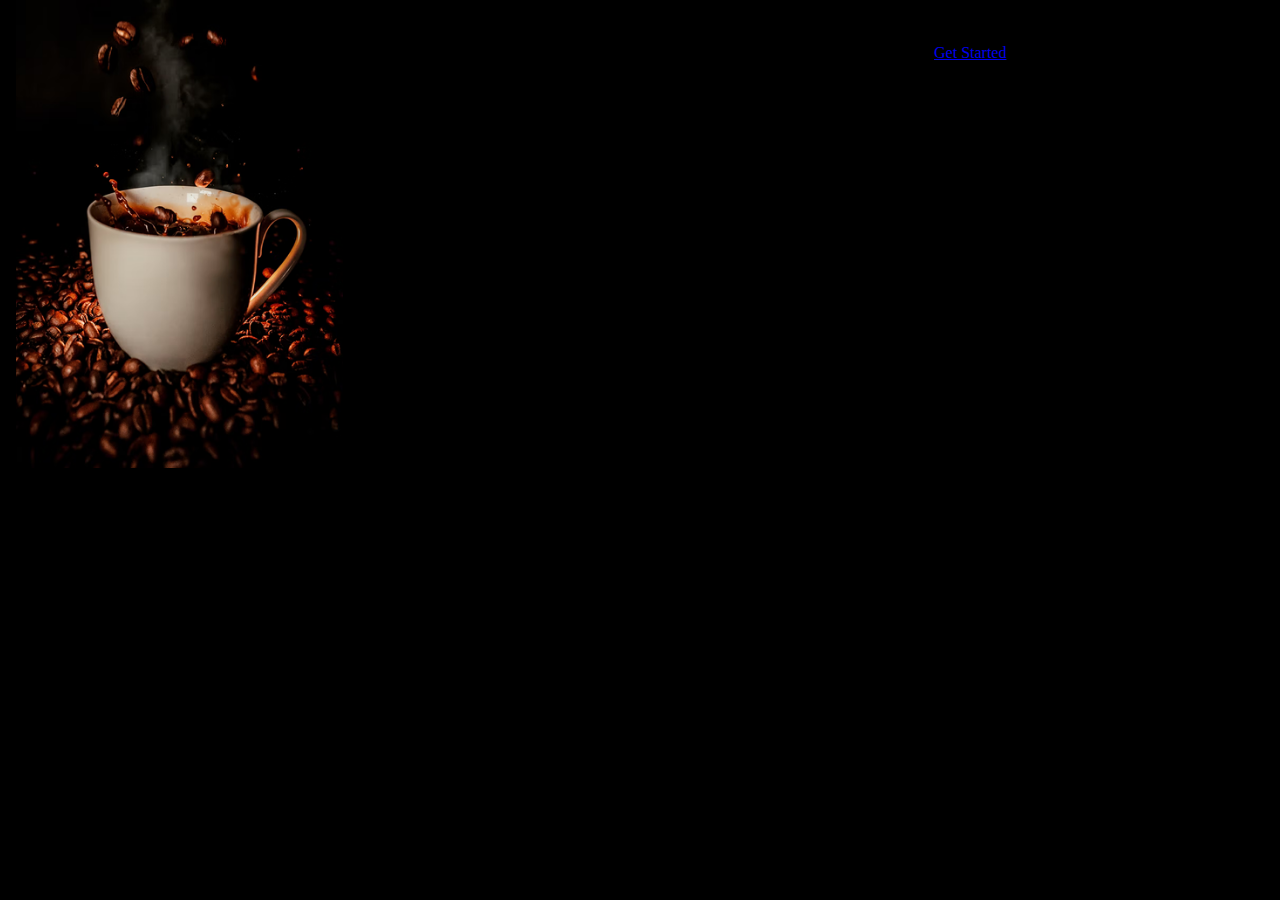
<file: index.html>
<!DOCTYPE html>
<html lang="en">
<head>
    <meta charset="UTF-8">
    <meta name="viewport" content="width=device-width, initial-scale=1.0">
    <title>Onboarding</title>
    <link rel="stylesheet" href="src/css/Onboarding.css">
</head>
<body>
    <header class="fondo-deg">
        <div>
            <img class="cafe" src="src/storage/img/onboarding.png" alt="cafe">
        </div>
        <div class="titulo">
            <h1>Fall in Love with Coffee in Blissful Delight!</h1>
        </div>
        <div class="bienvenida">
            <h3>Welcome to our cozy coffee corner, where <br>every cup is a delightful for you.</h3>
            <div>
        <div class="boton">
            <a href="views/home.html">Get Started</a>
        </div>
    </header>
</body>
</html>
</file>
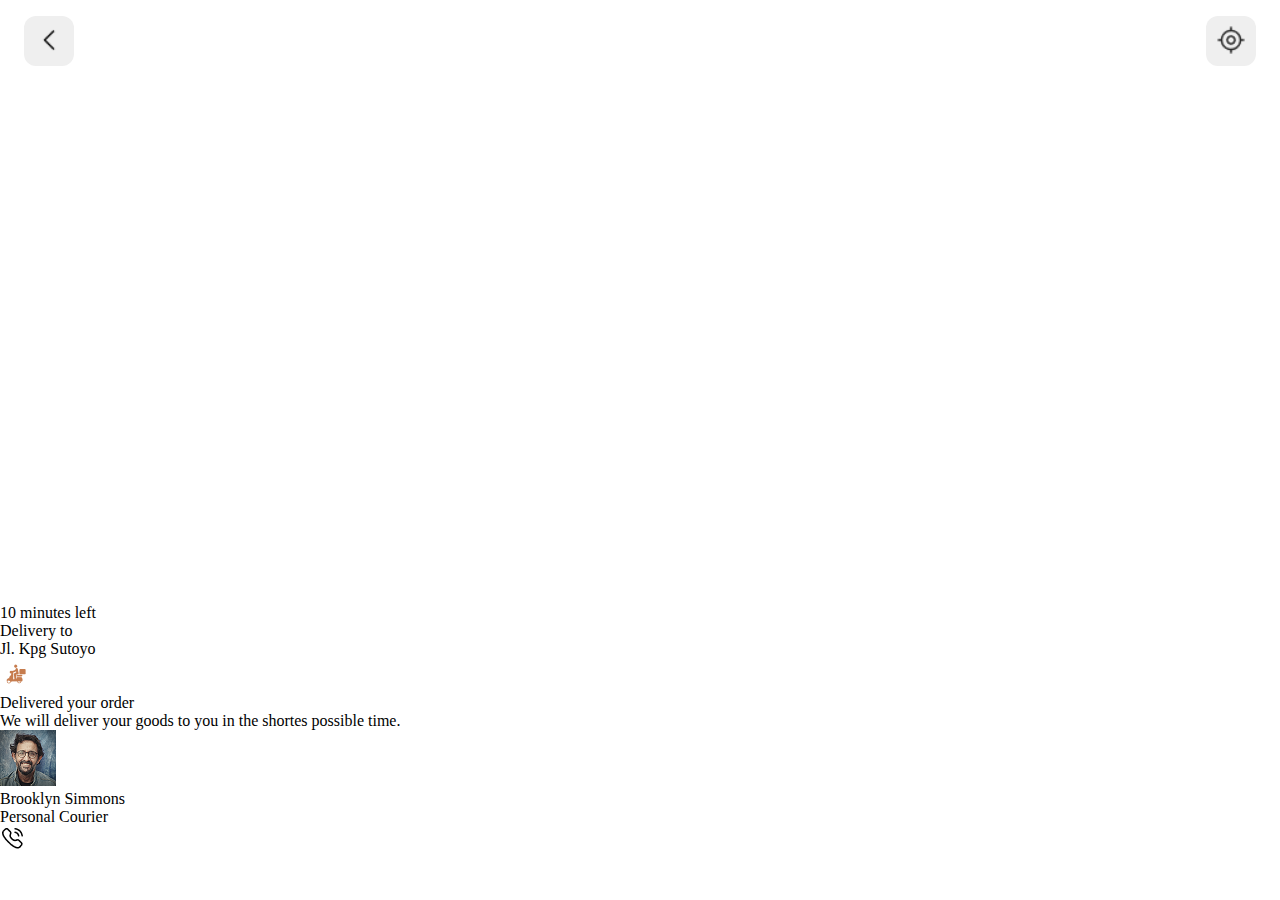
<file: views/delivery.html>
<!DOCTYPE html>
<html lang="en">
<head>
    <meta charset="UTF-8">
    <meta name="viewport" content="width=device-width, initial-scale=1.0">
    <title>Delivery</title>
    <link rel="stylesheet" href="../src/css/delivery.css">
</head>
<body>
    <header>
        <button class="boton__regresar">
            <a href="../views/home.html"><img src="../src/storage/img/Arrow-left.png"></a>
        </button>
        <button class="boton__gps">
            <a href="../views/delivery.html"><img src="../src/storage/img/gps.png"></a>
        </button>
    </header>
    <main>
        <section class="seccion__mapa">
            <iframe src="https://www.google.com/maps/embed?pb=!1m14!1m8!1m3!1d3959.5572177341955!2d-73.1271911!3d7.0611969!3m2!1i1024!2i768!4f13.1!3m3!1m2!1s0x8e683f18ef59f9a1%3A0xffbf118f3e8f20c!2sZona Franca Santander!5e0!3m2!1ses!2sco!4v1740605465783!5m2!1ses!2sco" width="450" height="600" style="border:0;" allowfullscreen="" loading="lazy" referrerpolicy="no-referrer-when-downgrade"></iframe>
        </section>
    </main>
    <footer>
        <section class="seccion__cuadro">
            <div class="indicador1"></div>
            <p class="titulo">10 minutes left</p>
            <p class="repartidor1">Delivery to</p>
            <p class="repartidor2">Jl. Kpg Sutoyo</p>
            <div class="indicador2"></div>
            <div class="indicador3"></div>
            <div class="indicador4"></div>
            <div class="indicador5"></div>
            <section class="seccion__cuadro2">
                <div class="cuadro3">
                    <img src="../src/storage/img/Delivery.png" class="pedido">
                </div>
                <p class="titulo__cuadro-pedido">Delivered your order<p>
                <p class="texto__cuadro-pedido">We will deliver your goods to you in the shortes possible time.</p>
            </section>
            <img src="../src/storage/img/Man.png" class="hombre">
            <p class="nombre__hombre">Brooklyn Simmons</p>
            <p class="puesto__hombre">Personal Courier</p>
            <div class="cuadro__telefono">
                <a href="tel://3170783647"><img src="../src/storage/img/Contact.png" class="telefono"></a>
            </div>
        </section>
    </footer>
</body>
</html>
</file>
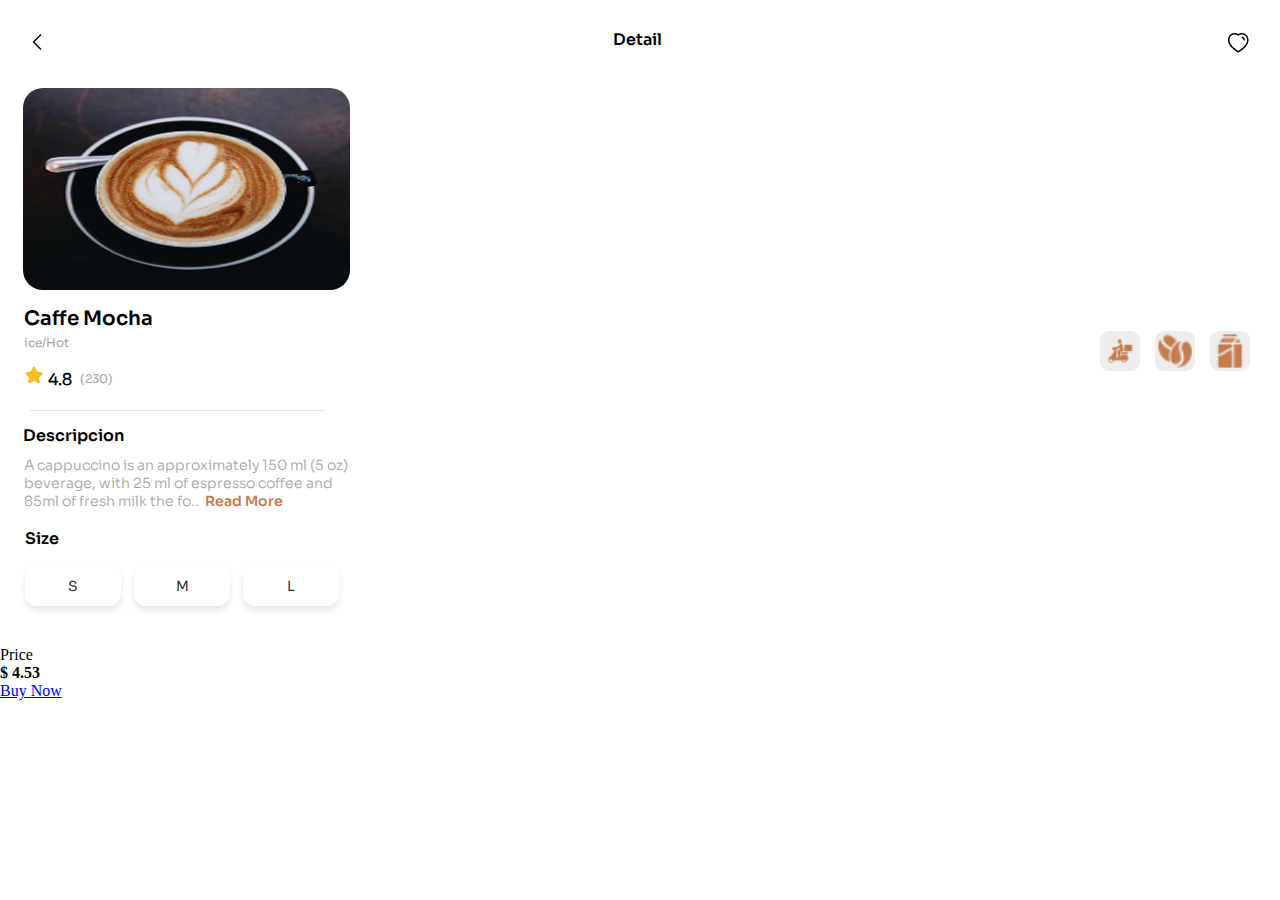
<file: views/detail-item.html>
<!DOCTYPE html>
<html lang="en">
<head>
    <meta charset="UTF-8">
    <meta name="viewport" content="width=device-width, initial-scale=1.0">
    <title>Coffee-Shop-Mobile-App-Design</title>
    <link rel="stylesheet" href="../src/css/detail-item.css">
</head>
<body>
    <header>
        <div class="detail-item">
            <a href="home.html"><img src="../src/storage/img/Arrow-left.png" alt=""></a>
            <p>Detail</p>
            <img src="../src/storage/img/Like.png" alt="">
        </div>
        <div class="imagen">
        <img src="../src/storage/img/Coffee-2.png" alt="">
        </div>
        <div class="texto">
            <p>Caffe Mocha</p>
         </div>
    </header>
    <main>
        <div class="frio">
        <p>ice/Hot</p>
        </div>
        <div class="imagenes_2">
        <img src="../src/storage/img/Delivery.png" class="delivery">
        <img src="../src/storage/img/Coffee-grain.png" class="coffee-grain">
        <img src="../src/storage/img/Milk.png" class="milk">
        </div>
    </main>
    <footer>
        <p class="rating">
            <div class="imagenes_3">
            <img src="../src/storage/img/Rating.png" alt="" class="rating-image">
            <h1 class="rating-score">4.8</h1>
            <span class="rating-count">(230)</span>
        </div>
        <div class="linea">
            <img src="../src/storage/img/Line.png" alt="">
        </div>

        <div class="aparatado">
            <b>Descripcion</b>
            <p>
                A cappuccino is an approximately 150 ml (5 oz) beverage, with 25 ml of espresso coffee and 85ml of fresh milk the fo.. 
                <details class="no-arrow">
                    <summary >Read More</summary>
                    a deep learning framework built with expression, speed, and modularity in mind
                </details>
            </p>
            </div>
            <div class="Size">
                <h1>Size</h1>
            </div>
            <div class="buton">
                <button>S</button>
                <button>M</button>
                <button>L</button>
            </div>
            <section class="section_final">
                <div class="final">
                    <p>Price</p>
                    <span><h4>$ 4.53</h4></span>
                </div>
                <a href="order.html" class="elfinal">Buy Now</a>
            </section>
    </footer>
    
    
</body>
</html>
</file>
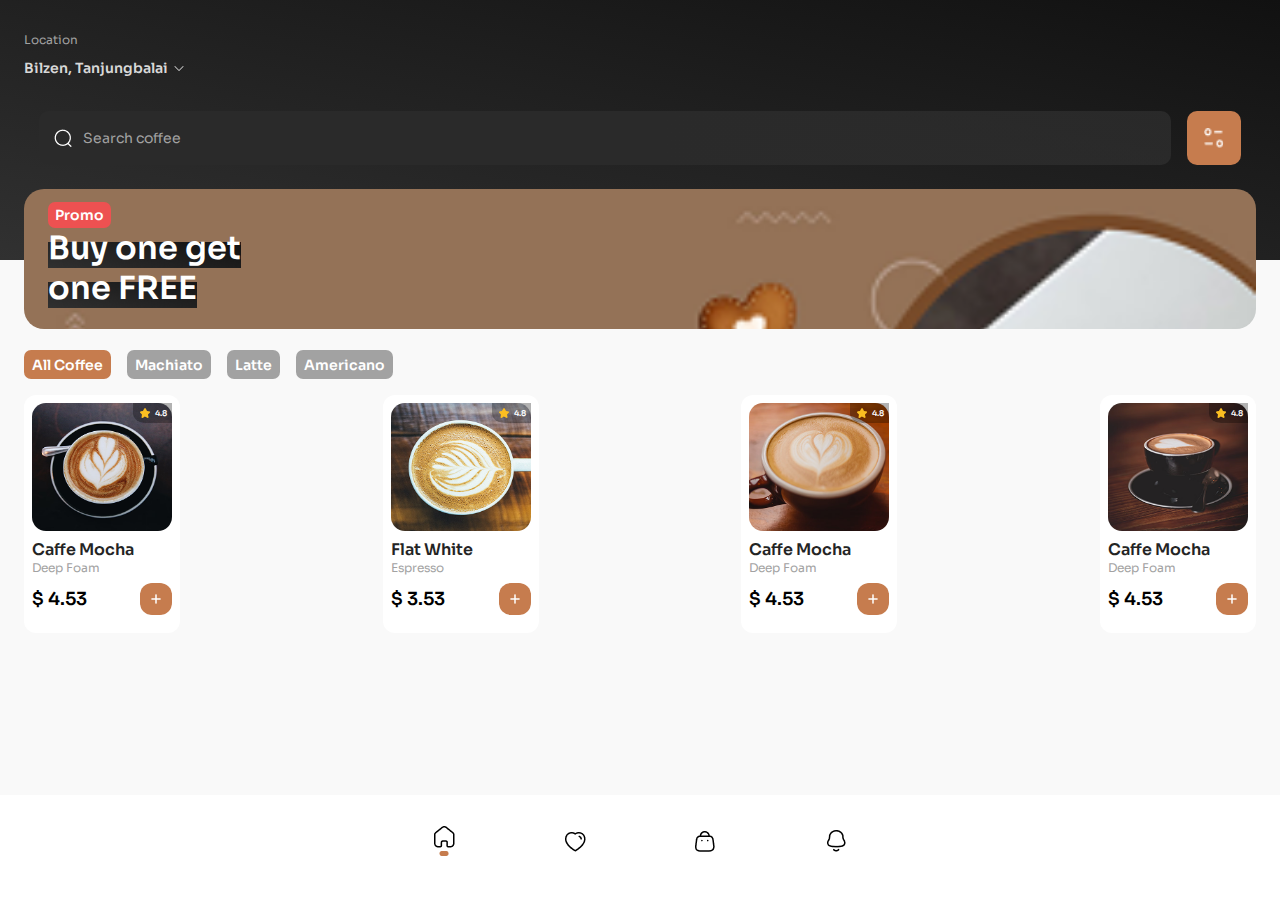
<file: views/home.html>
<!DOCTYPE html>
<html lang="en">
<head>
    <meta charset="UTF-8">
    <meta name="viewport" content="width=device-width, initial-scale=1.0">
    <title>Home</title>
    <link rel="stylesheet" href="../src/css/home.css">
</head>
<body>
    <header>
        <div class="localizacion">
            <p id="locacion">Location</p>
            <div class="informacion__usuario">
                <p>Bilzen, Tanjungbalai</p>
                <img src="../src/storage/img/Arrow-down-white.png" alt="">
            </div>
        </div>
        <nav class="busqueda__producto">
            <form class="form__busqueda" method="get">
                <div class="input__logo">
                    <input type="text" name="buscar" placeholder="Search coffee">
                </div>
                <div class="boton__filtro">
                    <button> <img src="../src/storage/img/Settings-white.png" alt=""></button>              
                </div>
            </form>
        <div class="promo">
            <div class="banner">
              
            </div>
            <p>Promo</p>
            <br>
            <strong>Buy one get <br> </strong>
            <strong>one FREE</strong>
        </div>
    </header>
    <main>
        <nav>
            <ul class="nav__categoria">
                <li class="select"><a href="#">All Coffee</a></li>
                <li><a href="#">Machiato</a></li>
                <li><a href="#">Latte</a></li>
                <li><a href="#">Americano</a></li>
            </ul>
        </nav>
        <section class="seccion__productos">
            <article class="article__contenedor">
                <a href="detail-item.html" ><img src="../src/storage/img/Coffee-2.png">
                    <div class="valoracion">
                        <img src="../src/storage/img/star.png" alt=""> <p>4.8</p>
                    </div>    
                </a>
                
                <div class="div__informacion">
                    <strong>Caffe Mocha</strong>
                    <p>Deep Foam</p>
                </div>
                <div class="boton__adicionProducto">
                    <strong>$ 4.53</strong>
                    <a href="detail-item.html"><img src="../src/storage/img/Add.png" alt=""></a>
                </div>
            </article>
            <article class="article__contenedor">
                <a href="#"><img src="../src/storage/img/Coffee-3.png">
                    <div class="valoracion">
                        <img src="../src/storage/img/star.png" alt=""> <p>4.8</p>
                    </div>  
                </a>
                  
                <div class="div__informacion">
                    <strong>Flat White</strong>
                    <p>Espresso</p>
                    
                </div>
                <div class="boton__adicionProducto">
                    <strong>$ 3.53</strong>
                    <a href="#"><img src="../src/storage/img/Add.png" alt=""></a>
                </div>

            </article>
            <article class="article__contenedor">
                <a href="#"><img src="../src/storage/img/Coffee-5.png">
                    <div class="valoracion">
                        <img src="../src/storage/img/star.png" alt=""> <p>4.8</p>
                    </div>    
                </a>
                
                <div class="div__informacion">
                    <strong>Caffe Mocha</strong>
                    <p>Deep Foam</p>
                    
                </div>
                <div class="boton__adicionProducto">
                    <strong>$ 4.53</strong>
                    <a href="#"><img src="../src/storage/img/Add.png" alt=""></a>
                </div>

            </article>
            <article class="article__contenedor">
                <a href="#"><img src="../src/storage/img/Coffee-4.png">
                    <div class="valoracion">
                        <img src="../src/storage/img/star.png" alt=""> <p>4.8</p>
                    </div>   
                </a> 
                <div class="div__informacion">
                    <strong>Caffe Mocha</strong>
                    <p>Deep Foam</p>
                    
                </div>
                <div class="boton__adicionProducto">
                    <strong>$ 4.53</strong>
                    <a href="#"><img src="../src/storage/img/Add.png" alt=""></a>
                </div>

            </article>
        </section>
    </main>
    <footer>
        <div class="seccion__footer">
            <a href="home.html"><div class="seleccionado"><img src="../src/storage/img/Home.png" alt=""> <img src="../src/storage/img/Dot.png" alt="" class="seleccion__baja"></div></a>
            <a href="#"><img src="../src/storage/img/Like.png" alt=""></a>
            <a href="order.html"><img src="../src/storage/img/Shopping.png" alt=""></a>
            <a href="#"><img src="../src/storage/img/Notification.png" alt=""></a>
        </div>
    </footer>
</body>
</html>
</file>
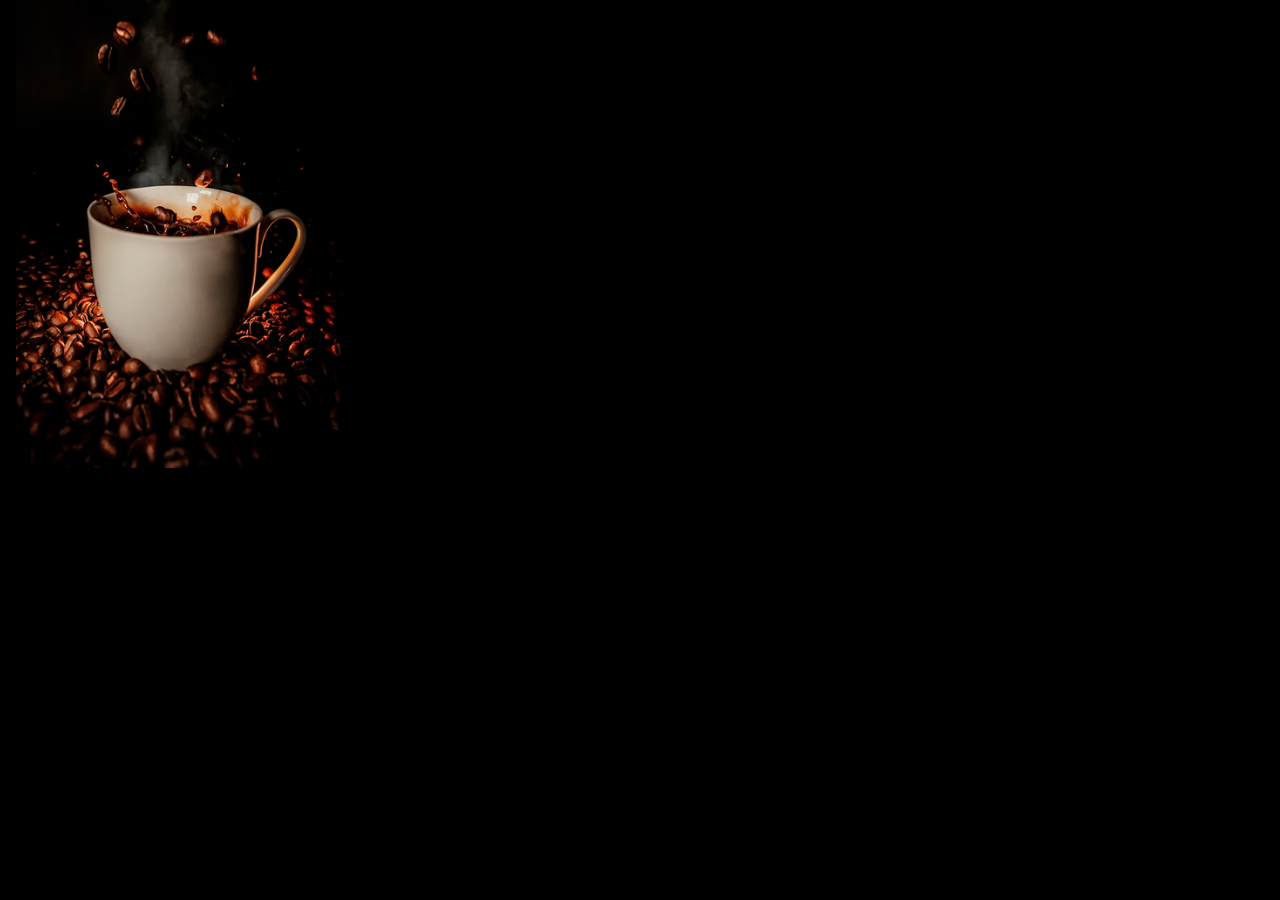
<file: views/Onboarding .html>
<!DOCTYPE html>
<html lang="en">
<head>
    <meta charset="UTF-8">
    <meta name="viewport" content="width=device-width, initial-scale=1.0">
    <title>Onboarding</title>
    <link rel="stylesheet" href="../src/css/Onboarding.css">
</head>
<body>
    <header class="fondo-deg">
        <div>
            <img class="cafe" src="../src/storage/img/onboarding.png" alt="cafe">
        </div>
        <div class="titulo">
            <h1>Fall in Love with Coffee in Blissful Delight!</h1>
        </div>
        <div class="bienvenida">
            <h3>Welcome to our cozy coffee corner, where <br>every cup is a delightful for you.</h3>
            <div>
        <div class="boton">
            <a>
                <h1 class="h1-boton">
                    Get Started
                </h1>
            </a>
        </div>
    </header>
</body>
</html>
</file>
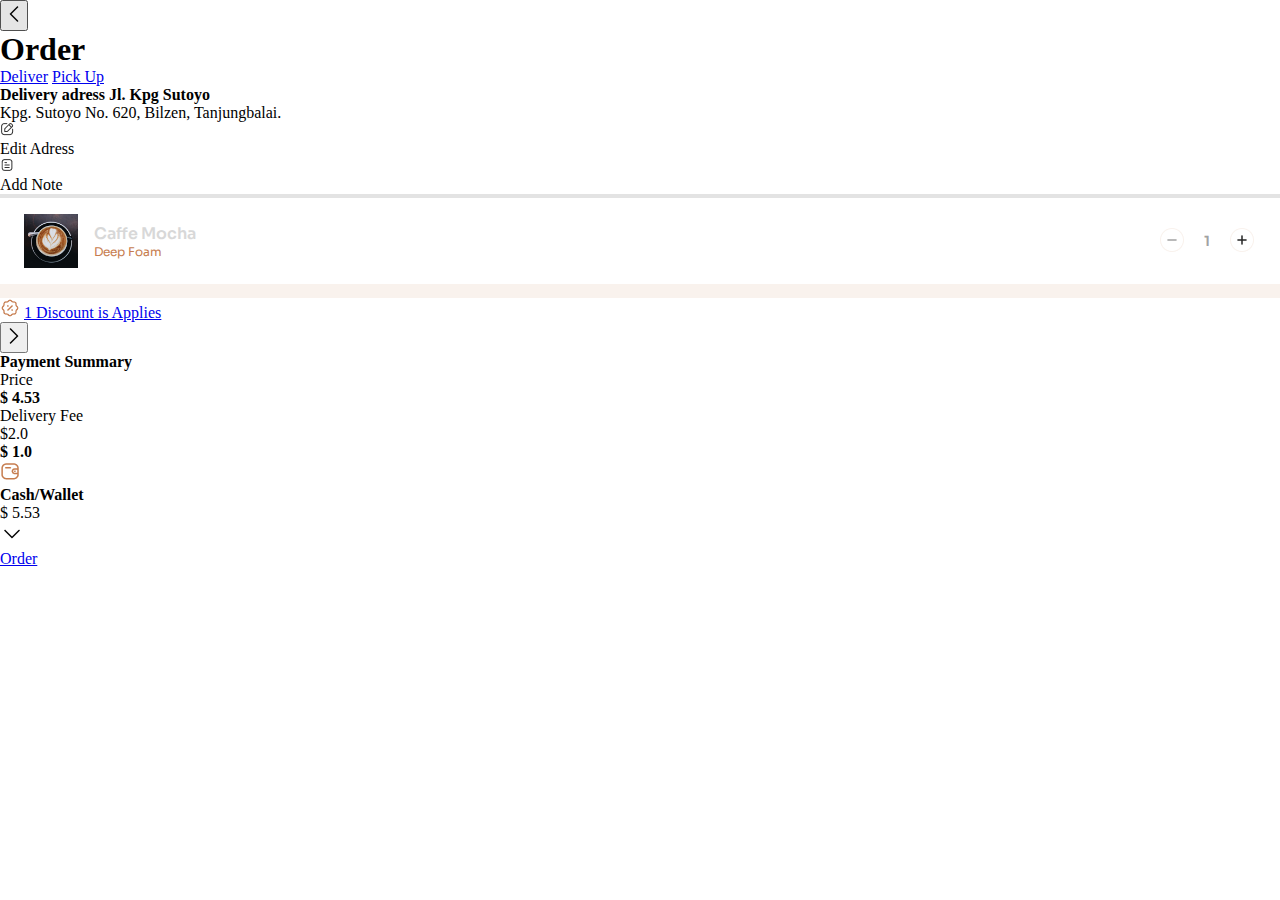
<file: views/order.html>
<!DOCTYPE html>
<html lang="en">
<head>
    <meta charset="UTF-8">
    <meta name="viewport" content="width=device-width, initial-scale=1.0">
    <title>Order</title>
    <link rel="stylesheet" href="../src/css/order.css">
</head>
<body>
    <header>
        <section class="seccion__header">
            <button class="regreso">
                <a href="home.html"><img src="../src/storage/img/Arrow-left.png"></a>
            </button>
            <h1 class="titulo__header">Order</h1>
            <span></span>
        </section>
        <div class="tipo__pedido">
            <div class="opciones">
                <a href="#" class="activo">Deliver</a>
                <a href="#">Pick Up</a>
            </div>
        </div>
        <div class="direccion__informacion">
            <div class="datos__usuario">
                <strong>Delivery adress</strong>
                <b>Jl. Kpg Sutoyo</b>
                <p>Kpg. Sutoyo No. 620, Bilzen, Tanjungbalai.</p>
            </div>
            <div class="opciones__edicion">
                <div class="opcion__1">
                    <img src="../src/storage/img/Edit.png" alt="">
                    <p>Edit Adress</p>
                </div>
                <div class="opcion__2">
                    <img src="../src/storage/img/Note.png" alt="">
                    <p>Add Note</p>
                </div>
            </div>
        </div>
    </header>
    <main>
        <div class="contenedor__producto">
            <img src="../src/storage/img/Linea-order.png" alt="">
            <div class="informacion__producto">
                <div class="contenedor__informacion">
                    <img src="../src/storage/img/Coffee-2.png" alt="" class="icono__cafe">
                    <div class="textos__informacionProducto">
                        <strong>Caffe Mocha</strong>
                        <p>Deep Foam</p>
                    </div>
                </div>
                <div class="cantidad__productos">
                    <button>
                        <img src="../src/storage/img/Minus-circle.png" alt="">
                    </button>
                    <p>1</p>
                    <button>
                        <img src="../src/storage/img/Plus-circle.png" alt="">
                    </button>
                </div>
                
            </div>
            <img src="../src/storage/img/Linea-2-order.png" alt="">
        </div>

        <div class="descuento">
            <div class="seccion__descuento_1"><img src="../src/storage/img/Discount-color.png" alt="">
                <a href="#">1 Discount is Applies</a>
            </div>
            <button><img src="../src/storage/img/Arrow-right.png" alt=""></button>

        </div>
        <div class="resumen__pago">
            <strong>Payment Summary</strong>
            <div class="seccion__resumen">
                <div class="seccion__precio">
                    <p>Price</p>
                    <b>$ 4.53</b>
                </div>
                <div class="seccion__delivery">
                    <p>Delivery Fee</p>
                    <div class="precio__delivery">
                        <p class="tachado">$2.0</p>
                        <b>$ 1.0</b>
                    </div>
                </div>
            </div>
        </div>
    </main>
    <footer>
        <div class="pago">
            <div class="info__pago">
                <img src="../src/storage/img/Wallet.png" alt="">
                <div class="texto__infoPago"><b>Cash/Wallet</b> <p>$ 5.53</p></div>
                
            </div>
            <img src="../src/storage/img/Arrow-down.png" alt="">
        </div>
        <div class="ordenar__pedido">
            <a href="delivery.html">Order</a>
        </div>
    </footer>
</body>
</html>
</file>
<file: src/css/Onboarding.css>
@import url(variables.css);
*{
    padding: 0;
    margin: 0;
    box-sizing: border-box;
    background-color: black;
}
header{
    display: flex;
    justify-content: center;
}
.cafe {
    height: 468px;
    width: 702;
    
}
</file>
<file: src/css/delivery.css>
@import url(variables.css);
*{
    padding: 0;
    margin: 0;
    box-sizing: border-box;
}
/*********** Header ************/
header{
    justify-content: space-between;
}
.boton__regresar{
    position: absolute;
    top: 16px;
    left: 24px;
    width: 50px;
    height: 50px;
    border-radius: 12px;
    border: none;
}
.boton__regresar img{
    width: 30px;
}
.boton__gps{
    position: absolute;
    top: 16px;
    right: 24px;
    width: 50px;
    height: 50px;
    border-radius: 12px;
    border: none;
}
.boton__gps img{
    width: 30px;
}
/******************************/
</file>
<file: src/css/detail-item.css>
@import url(variables.css);
*{
    padding: 0;
    margin: 0;
    box-sizing: border-box;
}
header{
}
.detail-item{
    display: flex;
    justify-content: space-between;
    margin-top: 20px;
    padding: 10px;
}

.detail-item a{
    width: 24px;
    height: 24px;
    margin: 0px 0px 0px 15px ;
}
.detail-item p{

    width: 49;
    height: 19;
    font-family: "Sora-SemiBold";
    font-size: 16;
    margin: 0px 0px 0px 0px ;
    line-height: 120%;
}

.detail-item img {
    width: 24;
    height: 24;
    margin: 0px 20px 0px 0px ;
}
.imagen img{
    display: flex;
    width: 327px;
    height: 202px;
    margin: 24px 0px 0px 23px ;
    border-radius: 20px;
}
.texto p {
    display: flex;
    font-family: "Sora-SemiBold";
    font-size: 20px;
    color: #000000;
    margin: 16px 0px 0px 24px ;
}
main{
    display: flex;
    justify-content: space-between;
}

.frio p{
    display: flex;
    width: 46px;
    height: 14px;
    margin: 4px 0px 0px 24px ;
    font-size: 12px;
    font-family: "Sora-Regular" ;
    opacity: 100%;
    color: #A2A2A2;
}
.imagenes_2 img{
    display: flex;
    background-color: #EDEDED;
    display: flex;
    width: 40px;
    height: 40px;
    margin: 0px 120px 0px 0px ;
    border-radius: 9px ;
}

.imagenes_2 .delivery{
    display: flex;
    margin: 0px 140px 0px 0px ;
}
.imagenes_2 .coffee-grain{
    display: flex;
    margin: -40px 0px 0px 55px;
}
.imagenes_2 .milk{
    display: flex;
    margin: -40px 0px 0px 110px ;
}

.imagenes_3 img{
    width: 20px;
    height: 20px;
    margin: -16px 0px 0px 24px;
}
.imagenes_3 h1{
    width: 28px;
    height: 20px;
    font-size: 16px;
    font-family: "Sora-Light";
    margin: -20px 0px 0px 48px ;
}
.imagenes_3 span{
    display: flex;
    width: 62px;
    height: 20px;
    margin: -18px 0px 0px 80px;
    font-size: 12px;
    font-family: "Sora-Regular";
    color: #A2A2A2;
}
.linea img{
    margin: 19px 0px 0px 30px ;
}
.aparatado b{
    display: flex;
    font-size: 16px;
    font-family: "Sora-SemiBold";
    margin: 10px 0px 0px 23px ;
}
.aparatado p{
    width: 327px;
    height: 63px;
    font-size: 14px ;
    font-family: "Sora-Light";
    margin: 10px 0px 0px 24px;
    color: #A2A2A2;
}
.aparatado summary{
    font-family: "Sora-SemiBold";
    font-size: 14px;
}

.no-arrow summary {
    list-style: none; 
    cursor: pointer; 
    margin: -27px 0px 0px 205px ;
}


.no-arrow summary {
    font-weight: bold;
    color: #C67C4E;
}

details[open] summary {
    color: tan; 
}
.Size h1{
    display: flex;
    width: 34;
    height: 24;
    font-size: 16px;
    font-family: "Sora-SemiBold";
    margin: -55px 0px 0px 25px ;
}
.buton{
    border-bottom: 20px;
    width: 320px;
    height: 81px;
    font-size: 14px;
    font-family: "Sora-Regular";
    margin: 16px 0px 0px 25px ;
}
.buton button:nth-child(1) {
    background-color: white; /* Color de fondo blanco */
    width: 96px;
    height: 41px;
    font-size: 14px;
    font-family: "Sora-Regular", sans-serif;
    border: none; 
    border-radius: 12px;
    color: #333; /* Color del texto */
    cursor: pointer; 
    transition: all 0.3s ease; 
    padding: 10px 15px; 
    box-shadow: 0 4px 6px rgba(0, 0, 0, 0.1); 
    margin: 0px 10px 0px 0px ;
}

.buton button:nth-child(1):hover {
    background-color: #eeb592; /* Color al pasar el mouse */
    box-shadow: 0 6px 10px rgba(0, 0, 0, 0.15); 
}

.buton button:nth-child(1):active {
    background-color: #eeb592; /* Color al presionar el botón */
    box-shadow: none; 
    transform: translateY(2px);  
}

.buton button:nth-child(2) {
    background-color: white; /* Color de fondo blanco */
    width: 96px;
    height: 41px;
    font-size: 14px;
    font-family: "Sora-Regular", sans-serif;
    border: none; 
    border-radius: 12px;
    color: #333; 
    cursor: pointer; 
    transition: all 0.3s ease; 
    padding: 10px 15px; 
    box-shadow: 0 4px 6px rgba(0, 0, 0, 0.1); 
    margin: 0px 10px 0px 0px ;
}

.buton button:nth-child(2):hover {
    background-color: #eeb592; /* Color al pasar el mouse */
    box-shadow: 0 6px 10px rgba(0, 0, 0, 0.15); 
}

.buton button:nth-child(2):active {
    background-color: #eeb592; /* Color al presionar el botón */
    box-shadow: none; 
    transform: translateY(2px);  
}

.buton button:nth-child(3) {
    background-color: white; /* Color de fondo blanco */
    width: 96px;
    height: 41px;
    font-size: 14px;
    font-family: "Sora-Regular", sans-serif;
    border: none; 
    border-radius: 12px;
    color: #333; 
    cursor: pointer; 
    transition: all 0.3s ease; 
    padding: 10px 15px; 
    box-shadow: 0 4px 6px rgba(0, 0, 0, 0.1); 
}

.buton button:nth-child(3):hover {
    background-color: #eeb592; /* Color al pasar el mouse */
    box-shadow: 0 6px 10px rgba(0, 0, 0, 0.15); 
}

.buton button:nth-child(3):active {
    background-color: #eeb592; /* Color al presionar el botón */
    box-shadow: none; 
    transform: translateY(2px);  
}
</file>
<file: src/css/home.css>
@import url(variables.css);
*{
    padding: 0;
    margin: 0;
    box-sizing: border-box;
    font-family : "Inter_18pt-Regular";

}
body{
    background-color: var(--color-13);
    display: flex;
    flex-direction: column;
    min-height: 100vh; 
    margin: 0;
}
/***********************HEADER********************************/
header{
    height: 260px;
    background: linear-gradient(to bottom left, #111111, #313131  );
    justify-content: left;
    padding: 32px 24px 0px 24px ;
}

.localizacion{
    display: flex;
    flex-direction: column;
    padding-bottom: 24px;

}
#locacion{
    font-family: "Sora-Regular";
    font-size: 12px;
    color: var(--color-8);
    padding-bottom: 12px;


}
.informacion__usuario{

    display: flex;
    flex-direction: row;
    align-items: center;
    

}
.informacion__usuario img{
    width: 17px;
    height: 17px;
    padding-left: 4px;
    object-fit: none;
}

.informacion__usuario p{
    font-family: "Sora-Semibold";
    color: var(--color-9);
    font-size: 14px;
}

.form__busqueda {
    overflow: hidden;
    display: flex;
    gap: 16px;
    justify-content: space-between;
    margin-top: 10px;
    width: 100%;
    padding: 0 15px;
    box-sizing: border-box;
}

.input__logo {
    flex: 1;
    position: relative;
    display: flex;
    justify-content: flex-start;
    align-items: center;
  
}

.input__logo::before {
    content: url(../storage/img/Search-white.png);
    position: absolute;
    padding-left: 14px;
    width: 20px;
    height: 20px;
    object-fit: contain;
}

.form__busqueda input[type="text"] {
    width: 100%;
    box-sizing: border-box;
    background: linear-gradient(to left, rgba(162, 162, 162, 0.1) -90%, #2A2A2A 45%);
    height: 54px;
    font-family: "Sora-Regular";
    font-size: 14px;
    color: var(--color-5);
    border: none;
    outline: none;
    border-radius: 10px;
    padding: 0 50px 0 44px;
}

.form__busqueda input[type="text"]::placeholder {
    color: var(--color-8);
}

.boton__filtro {
    display: flex;
    align-items: center;
}

.boton__filtro button {
    display: flex;
    background-color: var(--color-10);
    justify-content: center;
    align-items: center;
    border: none;
    width: 54px;
    height: 54px;
    border-radius: 10px;
    position: relative;
}

.boton__filtro button img {
    width: 20px;
    height: 20px;
    position: static;
}

.promo {
    margin-top: 24px;
    width: 100%;
    height: 140px;
    background-image: url(../storage/img/Banner\ 1.png);
    position: relative;
    background-size: cover;
    display: flex;
    flex-direction: column;
    justify-content: center;
    padding-left: 24px;
    border-radius: 20px;
 
}

.promo p {
    background-color: var(--color-11);
    font-family: "Sora-SemiBold";
    color: var(--color-6);
    font-size: 14px;
    padding: 4px 7px;
    border-radius: 7px;
    width: fit-content;
    top: 13px;
    position: absolute;
    
}

.promo strong {
    font-size: 32px;
    font-family: "Sora-SemiBold";
    width: fit-content;
    color: var(--color-6);
    background-image: url(../storage/img/Linea\ 1.png);
    background-repeat: no-repeat;
    background-position: 0% 110%;
}
/********************************************/
/********************MAIN*******************/


main{
    margin: 0 24px;
    flex: 1;
}
.nav__categoria {
    margin: 90px 0 0;
    display: flex;
    overflow-x: scroll;
    gap: 16px;
}

.nav__categoria li {
    background: var(--color-8);
    border-radius: 7px;
    height: 29px;
    display: flex;
    justify-content: center;
    align-items: center;
}

.nav__categoria li a {
    text-decoration: none;
    color: var(--color-6);
    font-family: "Sora-SemiBold";
    font-size: 14px;
    padding: 0 8px;
    white-space: nowrap;
}

li.select {
    background: var(--color-10);
}

li.select a {
    color: var(--color-6);
}

li:active {
    background: var(--color-10);
}

li:active a {
    color: var(--color-6);
}


.seccion__productos{
    flex-wrap: wrap;
    display: flex;

    margin-top: 16px;
    justify-content: space-between;
    gap: 9px;
    overflow: hidden;
    white-space: nowrap;
}

.article__contenedor{
    display: flex;
    flex-direction: column;
    background-color: var(--color-6);
    width: 47%;
    max-width: 156px;
    position: relative;
    flex-direction: column;
    height: 238px;
    padding: 8px;
    border-radius: 12px;
    

}
.article__contenedor a{
    display: flex;
    justify-content: center;
    align-items: center;
    position: relative;
    object-fit: contain;
    overflow: hidden;
}

.article__contenedor a img{
    width: 140px;
    max-width: 100%;
    object-fit: fill;
    border-radius: 14px;
    height: 128px;
    overflow: hidden;
}

.div__informacion {
    margin-top: 8px;
    display: flex;
    flex-direction: column;
    overflow: hidden;
    
}

.div__informacion strong{
    font-family: "Sora-SemiBold";
    font-size: 16px;
    color: var(--color-12);
}

.div__informacion p{
    font-family: "Sora-Regular";
    font-size: 12px;
    color: var(--color-8);
}


.boton__adicionProducto{
    display: flex;
    flex-direction: row;
    justify-content: space-between;
    margin-top: 8px;
    align-items: center;
}
.boton__adicionProducto strong{
    font-family: "Sora-SemiBold";
    font-size: 18px;
}
.boton__adicionProducto a img{
    width: 32px;
    height: 32px;
    border-radius: 12px;
}

.valoracion { 
    position: absolute !important; 
    top: 0px !important; 
    right: -1px !important; 
    display: flex !important;
    align-items: center !important;
    background: rgba(0, 0, 0, 0.3) !important; 
    padding: 4px 6px !important;
    border-radius: 74px 13px 0px 27px / 0px 0px 0px 21px !important;

} 

.valoracion img {
    width: 12px !important; 
    height: 12px !important;
    margin-right: 4px !important;
}

.valoracion p {
    font-size: 8px !important;
    font-family: "Sora-Semibold" !important;
    color: var(--color-6) !important;
}

/*************FOTER*****************/

footer{
    margin-top: 20px;
    background-color: var(--color-6);
    z-index: 10;
    position: sticky;
    bottom: 0;
    left: 0;
    width: 100%;
    padding-top: 20px;
    padding-bottom: 10px;
    display: flex;
    justify-content: center;
    gap: 56px;
}

.seccion__footer{
    display: flex;
    flex-direction: row;
    justify-content: space-around;
    align-items: center;
    width: 100%;
    max-width: 600px;
    padding: 10px 56px 34px;
    gap: 35px;
}

.seccion__footer a {
    flex: 1; 
    display: flex;
    justify-content: center; 
    align-items: center;
}
.seccion__footer img{
    height: 24px;
    width: 24px;
}

.seleccionado {
    display: flex;
    flex-direction: column;
    justify-content: center;
    gap: 2px;
}

.seleccion__baja{
    height: 5px !important;
    width: 10px !important;
    padding-top: -20px;
    margin-left: 7.4px;
}
</file>
<file: src/css/order.css>
@import url(variables.css);
*{
    padding: 0;
    margin: 0;
    box-sizing: border-box;
}


/*********************MAIN*****************/

.contenedor__producto{
    display: flex;
    flex-direction: column;

    gap: 16px;
}

.informacion__producto{
    display: flex;
    flex-direction: row;

    margin: 0 24px;
    justify-content: space-between;
}
.contenedor__informacion{
    display: flex;
    gap: 16px;

}
.icono__cafe{
    height: 54px;
    width: 54px;
    left: 0;
}

.textos__informacionProducto{
    flex-direction: column;
    display: flex;
    align-items: flex-start;
    justify-content: center;
}

.textos__informacionProducto strong{
    font-family: "Sora-SemiBold";
    font-size: 16px;
    color: var(--color-9);
}
.textos__informacionProducto p{
    font-family: "Sora-Regular";
    font-size: 12px;
    color: var(--color-10);
}

.cantidad__productos{
    align-items: center;
    justify-content: center;
    display: flex;
    flex-direction: row;
    gap: 18px;
}

.cantidad__productos button{
    background-color: transparent;
    border-color: transparent;
}

.cantidad__productos p{
    font-family: "Sora-SemiBold";
    font-size: 14px;
    color: var(--color-8);
}
</file>
